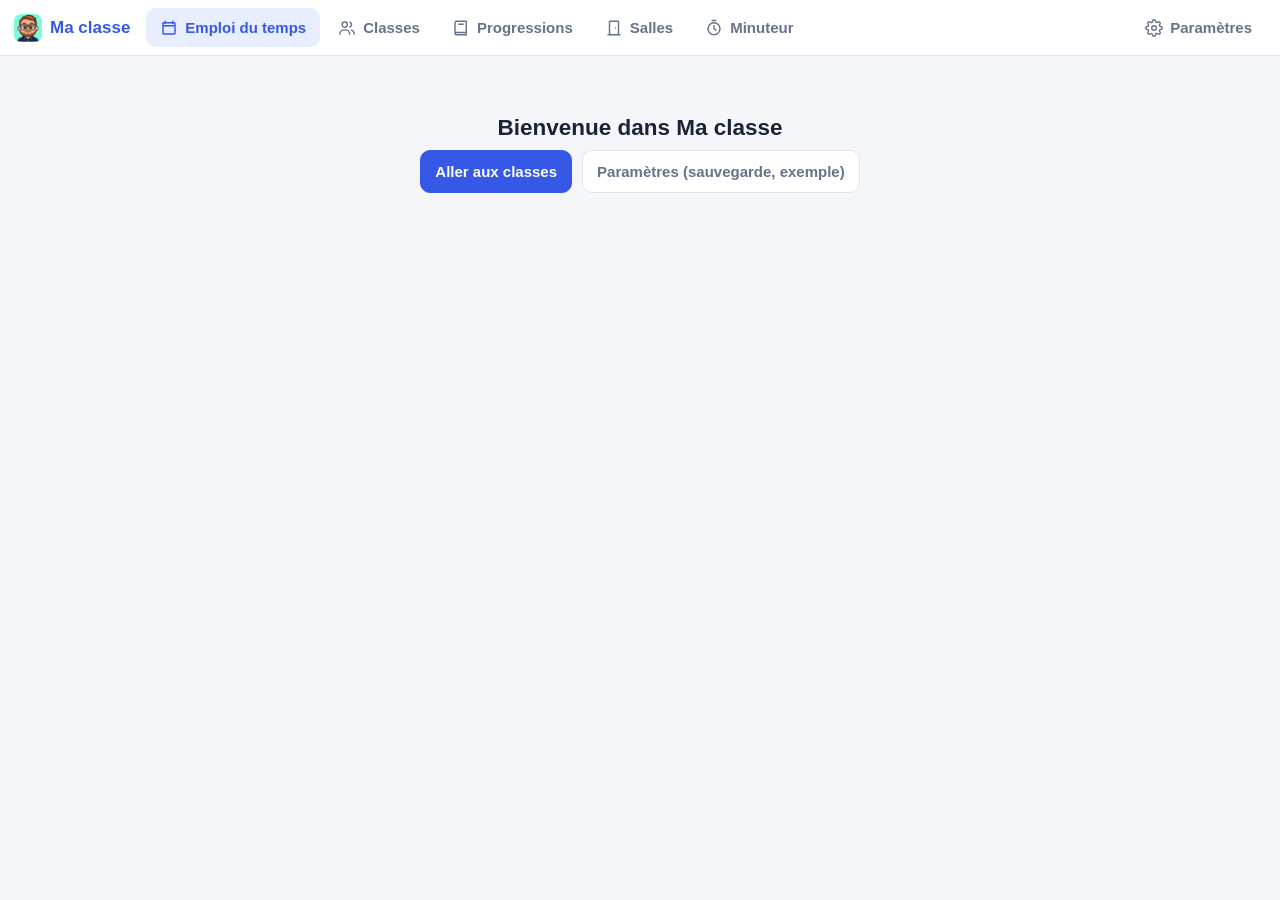
<file: index.html>
<!doctype html>
<html lang="fr">
<head>
<meta charset="utf-8">
<meta name="viewport" content="width=device-width, initial-scale=1, viewport-fit=cover, user-scalable=no">
<meta name="theme-color" content="#3558e6">
<meta name="apple-mobile-web-app-capable" content="yes">
<meta name="mobile-web-app-capable" content="yes">
<meta name="apple-mobile-web-app-status-bar-style" content="default">
<meta name="apple-mobile-web-app-title" content="Ma classe">
<link rel="manifest" href="manifest.webmanifest">
<link rel="icon" href="icons/favicon.png" type="image/png">
<link rel="apple-touch-icon" href="icons/icon-180.png">
<link rel="stylesheet" href="css/style.css">
<title>Ma classe</title>
</head>
<body>
<div id="app"><p style="padding:2rem;font-family:system-ui">Chargement…</p></div>
<script type="module" src="js/app.js"></script>
</body>
</html>
</file>
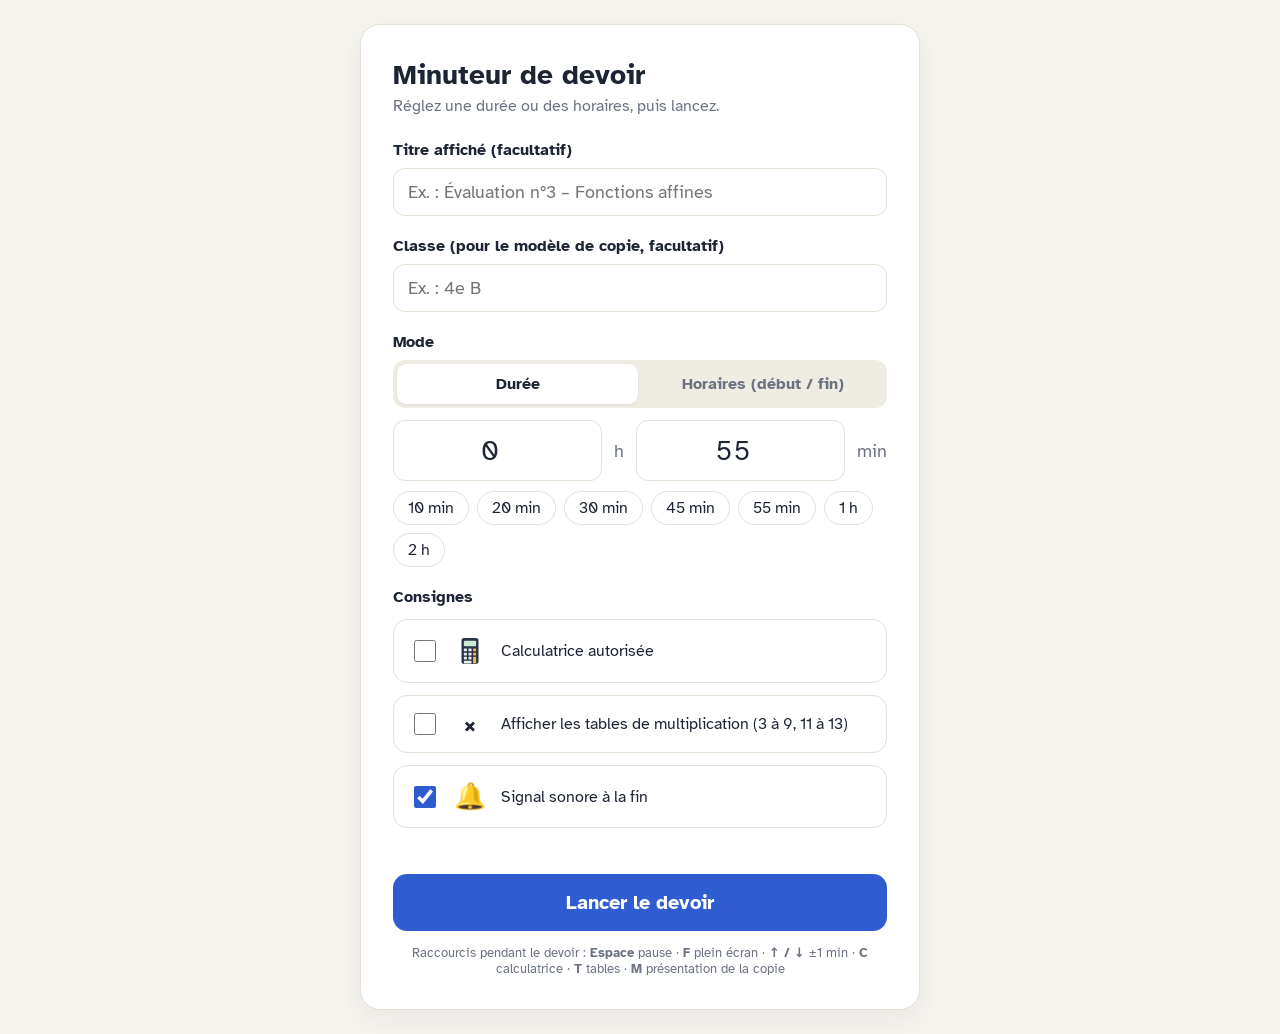
<file: minuteur/index.html>
<!DOCTYPE html>
<html lang="fr">
<head>
<meta charset="utf-8">
<meta name="viewport" content="width=device-width, initial-scale=1, viewport-fit=cover">
<title>Minuteur de devoir</title>
<link rel="preconnect" href="https://fonts.googleapis.com">
<link href="https://fonts.googleapis.com/css2?family=Atkinson+Hyperlegible:wght@400;700&family=Patrick+Hand&display=swap" rel="stylesheet">
<style>
  :root{
    --bg:#f6f4ef; --card:#ffffff; --ink:#1d2433; --muted:#6b7280; --line:#e4e0d6;
    --ok:#1f8a70; --warn:#e08a1e; --bad:#d23c3c; --accent:#2f5dd0;
    --ring:var(--ok); --vh:1vh;
  }
  @supports (height:100dvh){ :root{--vh:1dvh} }
  *{box-sizing:border-box}
  html,body{margin:0;height:100%;background:var(--bg);color:var(--ink);
    font-family:"Atkinson Hyperlegible",system-ui,sans-serif}
  button,input{font:inherit;color:inherit}
  .hidden{display:none !important}

  /* ---------- Réglages ---------- */
  #setup{min-height:100%;display:flex;align-items:center;justify-content:center;padding:24px}
  .card{background:var(--card);border:1px solid var(--line);border-radius:20px;padding:32px;
    width:min(560px,100%);box-shadow:0 10px 30px rgba(29,36,51,.06)}
  .card h1{margin:0 0 4px;font-size:28px}
  .card p.sub{margin:0 0 24px;color:var(--muted)}
  label.f{display:block;font-weight:700;margin:20px 0 8px}
  .txt{width:100%;padding:12px 14px;border:1.5px solid var(--line);border-radius:12px;background:#fff;font-size:18px}
  .txt:focus{outline:none;border-color:var(--accent)}
  .seg{display:grid;grid-template-columns:1fr 1fr;background:#efece4;border-radius:12px;padding:4px;gap:4px}
  .seg button{border:0;background:transparent;padding:10px;border-radius:9px;cursor:pointer;font-weight:700;color:var(--muted)}
  .seg button.on{background:#fff;color:var(--ink);box-shadow:0 1px 3px rgba(0,0,0,.08)}
  .row{display:flex;gap:12px;align-items:center;margin-top:12px}
  #endBox .row .txt{flex:1;min-width:0;font-size:24px;padding:12px 8px}
  .row .txt{font-size:28px;text-align:center;font-variant-numeric:tabular-nums}
  .unit{color:var(--muted);font-size:18px;white-space:nowrap}
  .chips{display:flex;flex-wrap:wrap;gap:8px;margin-top:10px}
  .chips button{border:1.5px solid var(--line);background:#fff;border-radius:999px;padding:6px 14px;cursor:pointer}
  .chips button:hover{border-color:var(--accent)}
  .check{display:flex;align-items:center;gap:14px;padding:14px 16px;border:1.5px solid var(--line);
    border-radius:14px;margin-top:12px;cursor:pointer;user-select:none}
  .check input{width:22px;height:22px;accent-color:var(--accent)}
  .check .mini{width:34px;height:34px;flex:none}
  .err{color:var(--bad);min-height:1.3em;margin-top:8px;font-size:15px}
  .go{width:100%;margin-top:18px;padding:16px;border:0;border-radius:14px;background:var(--accent);color:#fff;
    font-size:20px;font-weight:700;cursor:pointer}
  .go:hover{filter:brightness(1.08)}
  .hint{color:var(--muted);font-size:13px;margin-top:14px;text-align:center}

  /* ---------- Écran du devoir ---------- */
  #exam{position:relative;height:100vh;height:100dvh;overflow:hidden;display:grid;grid-template-rows:auto minmax(0,1fr) auto;
    padding:calc(2.2vh + env(safe-area-inset-top)) calc(3vw + env(safe-area-inset-right))
            calc(2.2vh + env(safe-area-inset-bottom)) calc(3vw + env(safe-area-inset-left))}
  #exam header{text-align:center;font-size:clamp(20px,3.6vh,44px);font-weight:700;min-height:1em}
  .stage{--s:min(calc(var(--vh)*100 - 220px),56vw);display:flex;align-items:center;justify-content:center;gap:3vw;min-height:0;overflow:hidden}
  .main{display:flex;align-items:center;justify-content:center;gap:5vw}
  .ringwrap{width:var(--s);height:var(--s);position:relative;flex:none}
  .ringwrap svg{width:100%;height:100%;transform:rotate(-90deg)}
  .track{fill:none;stroke:#e6e2d8;stroke-width:7}
  .prog{fill:none;stroke:var(--ring);stroke-width:7;stroke-linecap:round;transition:stroke .6s, stroke-dashoffset .25s linear}
  .center{position:absolute;inset:0;display:flex;flex-direction:column;align-items:center;justify-content:center;text-align:center}
  #digits{font-weight:700;font-variant-numeric:tabular-nums;letter-spacing:-.02em;line-height:1;
    font-size:calc(var(--s) * .21);color:var(--ink)}
  #digits.long{font-size:calc(var(--s) * .155)}
  #state{margin-top:calc(var(--s) * .03);font-size:calc(var(--s) * .05);max-width:80%;color:var(--muted);min-height:1.2em}

  .side{display:flex;flex-direction:column;gap:2.5vh;align-items:stretch;width:min(30vw,380px)}
  .calc{background:var(--card);border:3px solid var(--ok);border-radius:24px;padding:2.4vh 1.5vw;
    display:flex;flex-direction:column;align-items:center;gap:1.2vh;cursor:pointer;user-select:none;transition:border-color .3s}
  .calc.no{border-color:var(--bad)}
  .calc svg{width:min(19vh,15vw);height:min(19vh,15vw)}
  .calc .lbl{font-size:clamp(16px,3vh,34px);font-weight:700;text-align:center;line-height:1.15}
  .calc.yes .lbl{color:var(--ok)} .calc.no .lbl{color:var(--bad)}
  .info{background:var(--card);border:1px solid var(--line);border-radius:20px;padding:2vh 1.5vw;text-align:center}
  .info .k{color:var(--muted);font-size:clamp(13px,2vh,22px)}
  .info .v{font-size:clamp(22px,4.6vh,56px);font-weight:700;font-variant-numeric:tabular-nums}

  .bar{display:flex;justify-content:center;flex-wrap:wrap;gap:10px;padding-top:1.5vh;transition:opacity .4s}
  .bar button{border:1.5px solid var(--line);background:var(--card);border-radius:12px;padding:10px 16px;
    font-size:17px;font-weight:700;cursor:pointer;min-width:58px}
  .bar button:hover{border-color:var(--accent)}
  .bar .sep{width:1px;background:var(--line);margin:0 6px}
  .bar .primary{background:var(--accent);color:#fff;border-color:var(--accent)}
  .bar .minus{color:var(--bad)} .bar .plus{color:var(--ok)}
  .bar .danger.armed{background:var(--bad);color:#fff;border-color:var(--bad)}
  body.idle .bar{opacity:0;pointer-events:none}
  body.idle{cursor:none}

  .toast{position:fixed;left:50%;bottom:90px;transform:translateX(-50%);background:var(--ink);color:#fff;
    padding:10px 18px;border-radius:999px;font-size:16px;opacity:0;transition:opacity .3s;pointer-events:none;z-index:9}
  .toast.show{opacity:1}

  body.over #digits{color:var(--bad);animation:pulse 1.4s ease-in-out infinite}
  @keyframes pulse{50%{opacity:.35}}

  @media (max-aspect-ratio: 1/1){
    .stage{--s:min(calc(var(--vh)*55 - 120px),86vw);flex-direction:column;gap:3vh}
    .main{flex-direction:column;gap:3vh}
    .side{flex-direction:row;align-items:flex-start;width:min(90vw,700px)}
    .side > *{flex:1}
    .calc svg{width:min(11vh,15vw);height:min(11vh,15vw)}
  }

  /* ----- Tables de multiplication ----- */
  #tables{display:none}
  body.tables #tables{display:grid;grid-template-columns:repeat(5,minmax(0,1fr));gap:calc(var(--vh)*1.2) .8vw;
    --tf:clamp(11px,min(calc(var(--vh)*2.8),1.25vw),30px);flex:1;min-width:0;align-content:center}
  .tb{background:var(--card);border:1px solid var(--line);border-radius:14px;padding:.55em .4em .6em;font-size:var(--tf)}
  .tb h3{margin:0 0 .3em;text-align:center;font-size:1.05em;color:var(--accent)}
  .tbg{display:grid;grid-template-columns:repeat(5,auto);justify-content:center;column-gap:.35em;line-height:1.25;
    font-variant-numeric:tabular-nums}
  .tbg span:nth-child(5n+1),.tbg span:nth-child(5n+3),.tbg b{text-align:right}
  .tbg span:nth-child(5n+2),.tbg span:nth-child(5n+4){color:var(--muted)}
  .tbg b{font-weight:700}
  .tbg .gap{padding-top:.4em}
  body.tables .stage{--s:min(calc(var(--vh)*100 - 430px),30vw);justify-content:space-between}
  body.tables .main{flex-direction:column;gap:calc(var(--vh)*2.5);flex:none}
  body.tables .side{flex-direction:row;align-items:stretch;width:max(var(--s),30vw);gap:1vw}
  body.tables .side > *{flex:1}
  body.tables .calc{padding:calc(var(--vh)*1.4) .6vw;gap:calc(var(--vh)*.6);border-radius:18px}
  body.tables .calc svg{width:min(calc(var(--vh)*9),6vw);height:min(calc(var(--vh)*9),6vw)}
  body.tables .calc .lbl{font-size:clamp(12px,calc(var(--vh)*2),22px)}
  body.tables .info{display:flex;flex-direction:column;justify-content:center;padding:calc(var(--vh)*1.2) .6vw;border-radius:18px}
  body.tables .info .v{font-size:clamp(14px,min(calc(var(--vh)*3.4),2.1vw),40px);white-space:nowrap}
  @media (max-aspect-ratio: 1/1){
    body.tables .stage{--s:min(calc(var(--vh)*24 - 30px),60vw);justify-content:safe center;gap:calc(var(--vh)*1.6)}
    body.tables .main{gap:calc(var(--vh)*1.6)}
    body.tables .side{width:min(90vw,700px)}
    body.tables .calc svg{width:calc(var(--vh)*5);height:calc(var(--vh)*5)}
    body.tables .info .v{font-size:clamp(16px,calc(var(--vh)*2.6),34px)}
    body.tables #tables{flex:none;width:100%;--tf:clamp(10px,min(calc(var(--vh)*1.22),2.3vw),22px)}
    .bar{gap:6px} .bar .sep{margin:0 2px}
    .bar button{padding:10px 9px;min-width:42px;font-size:16px}
    .bar{gap:5px}
  }
  .bar button.on{background:#e8eefc;border-color:var(--accent)}

  /* Sur écran tactile : boutons plus grands, masquage moins rapide */
  @media (pointer: coarse){ .bar button{padding:12px 18px;font-size:19px} }

  /* ----- Modèle de copie (papier Seyès) ----- */
  #copie{display:none}
  body.copie #copie{display:block;position:absolute;inset:0;z-index:0;pointer-events:none;background-color:#fff;
    background-image:linear-gradient(90deg, rgba(170,100,200,.62) 1px, transparent 1px),
                     linear-gradient(#fff, #fff),
                     linear-gradient(rgba(170,100,200,.62) 1px, transparent 1px),
                     linear-gradient(rgba(95,150,215,.42) 1px, transparent 1px);
    background-size:var(--u) var(--u), 100% calc(var(--u) * 2.25 - 1px), 100% var(--u), 100% calc(var(--u) / 4);
    background-repeat:repeat, no-repeat, repeat, repeat;
    background-position:calc(var(--u) * 5) 0, 0 0, 0 0, 0 0}
  body.copie #exam > header, body.copie #exam > .stage, body.copie #exam > .bar{position:relative;z-index:1}
  body.copie #exam{--u:min(calc(var(--vh) * 100 / 21), 3.3vw);--cw:100vw}
  body.copie #hTitle{visibility:hidden}
  #copie .trou{position:absolute;left:calc(var(--u) * 1.28);width:calc(var(--u) * .5);height:calc(var(--u) * .5);
    transform:translate(-50%,-50%);border-radius:calc(var(--u) * .25);background:#e6e8ed;
    box-shadow:inset calc(var(--u) * -.1) calc(var(--u) * .07) calc(var(--u) * .03) rgba(120,124,140,.3), 0 0 0 1px rgba(120,124,140,.12)}
  #copie .trou.o{width:calc(var(--u) * .55);height:calc(var(--u) * 1.22);border-radius:calc(var(--u) * .275)}
  #copie .marge{position:absolute;top:0;bottom:0;left:calc(var(--u) * 5);width:2px;background:#e25a5a}
  #copie .bleu{position:absolute;left:0;width:var(--cw);height:2px;background:#2a6fc0}
  #copie .t{position:absolute;font-family:"Patrick Hand",cursive;font-weight:400;color:#1f5fae;
    font-size:calc(var(--u) * .8);line-height:1;white-space:nowrap;margin-top:-.86em}
  #copie .c{left:0;width:var(--cw);text-align:center}
  #copie .ex{text-decoration:underline;text-decoration-thickness:1.5px;text-underline-offset:.28em}
  #copie .num{text-align:right;width:calc(var(--u) * 1.2);left:calc(var(--u) * 3.6)}
  body.copie .stage{--s:min(calc(var(--vh) * 100 - var(--u) * 4 - 230px), 30vw);justify-content:flex-end;align-items:flex-end}
  body.copie .main{flex-direction:column;gap:calc(var(--vh) * 2.5);flex:none;width:32vw}
  body.copie .ringwrap{background:radial-gradient(circle closest-side, #fff 90%, transparent 90%)}
  body.copie .side{flex-direction:row;align-items:stretch;width:32vw;gap:1vw}
  body.copie .side > *{flex:1;box-shadow:0 2px 10px rgba(29,36,51,.08)}
  body.copie .calc{padding:calc(var(--vh) * 1.4) .5vw;gap:calc(var(--vh) * .6);border-radius:18px}
  body.copie .calc svg{width:min(calc(var(--vh) * 8),5vw);height:min(calc(var(--vh) * 8),5vw)}
  body.copie .calc .lbl{font-size:clamp(12px,min(calc(var(--vh) * 1.9),1.15vw),22px)}
  body.copie .info{display:flex;flex-direction:column;justify-content:center;padding:calc(var(--vh) * 1.2) .4vw;border-radius:18px}
  body.copie .info .v{font-size:clamp(14px,min(calc(var(--vh) * 3.2),1.8vw),38px);white-space:nowrap}
  body.copie .bar button{box-shadow:0 2px 8px rgba(29,36,51,.08)}
  @media (max-aspect-ratio: 1/1){
    body.copie #exam{--u:3.6vw;--cw:100vw}
    body.copie .stage{--s:min(calc(var(--vh) * 100 - var(--u) * 19 - 190px), 42vw);align-items:center;justify-content:flex-end}
    body.copie .main{flex-direction:row;width:auto;gap:4vw}
    body.copie .side{flex-direction:column;width:40vw;gap:calc(var(--vh) * 1.2)}
    body.copie .calc svg{width:calc(var(--vh) * 6);height:calc(var(--vh) * 6)}
    body.copie .calc .lbl{font-size:clamp(13px,calc(var(--vh) * 1.8),22px)}
    body.copie .info .v{font-size:clamp(16px,calc(var(--vh) * 2.6),34px)}
  }
</style>
</head>
<body>

<!-- ======== RÉGLAGES ======== -->
<section id="setup">
  <div class="card">
    <h1>Minuteur de devoir</h1>
    <p class="sub">Réglez une durée ou des horaires, puis lancez.</p>

    <label class="f" for="title">Titre affiché (facultatif)</label>
    <input id="title" class="txt" type="text" placeholder="Ex. : Évaluation n°3 – Fonctions affines">

    <label class="f" for="classe">Classe (pour le modèle de copie, facultatif)</label>
    <input id="classe" class="txt" type="text" placeholder="Ex. : 4e B">

    <label class="f">Mode</label>
    <div class="seg" role="tablist">
      <button id="mDur" class="on" type="button">Durée</button>
      <button id="mEnd" type="button">Horaires (début / fin)</button>
    </div>

    <div id="durBox">
      <div class="row">
        <input id="durH" class="txt" type="number" min="0" max="9" value="0" aria-label="Heures"><span class="unit">h</span>
        <input id="durM" class="txt" type="number" min="0" max="59" value="55" aria-label="Minutes"><span class="unit">min</span>
      </div>
      <div class="chips" id="presets">
        <button type="button" data-m="10">10 min</button>
        <button type="button" data-m="20">20 min</button>
        <button type="button" data-m="30">30 min</button>
        <button type="button" data-m="45">45 min</button>
        <button type="button" data-m="55">55 min</button>
        <button type="button" data-m="60">1 h</button>
        <button type="button" data-m="120">2 h</button>
      </div>
    </div>
    <div id="endBox" class="hidden">
      <div class="row">
        <span class="unit">Début</span><input id="startT" class="txt" type="time" aria-label="Heure de début (facultatif)">
        <span class="unit">Fin</span><input id="endT" class="txt" type="time" aria-label="Heure de fin">
      </div>
      <div class="hint" style="text-align:left;margin-top:8px">Début facultatif : laissé vide, le minuteur démarre tout de suite. S'il est renseigné, le minuteur attend l'heure de début puis démarre seul, et l'anneau représente toute la durée de l'épreuve.</div>
    </div>

    <label class="f">Consignes</label>
    <label class="check">
      <input id="calcOk" type="checkbox">
      <svg class="mini" viewBox="0 0 100 100" aria-hidden="true"><use href="#calcIcon"/></svg>
      <span>Calculatrice autorisée</span>
    </label>
    <label class="check">
      <input id="tablesOk" type="checkbox">
      <span style="font-size:22px;width:34px;text-align:center;font-weight:700">×</span>
      <span>Afficher les tables de multiplication (3 à 9, 11 à 13)</span>
    </label>
    <label class="check">
      <input id="soundOk" type="checkbox" checked>
      <span style="font-size:26px;width:34px;text-align:center">🔔</span>
      <span>Signal sonore à la fin</span>
    </label>

    <div class="err" id="err"></div>
    <button class="go" id="start" type="button">Lancer le devoir</button>
    <div class="hint">Raccourcis pendant le devoir : <b>Espace</b> pause · <b>F</b> plein écran · <b>↑ / ↓</b> ±1 min · <b>C</b> calculatrice · <b>T</b> tables · <b>M</b> présentation de la copie</div>
  </div>
</section>

<!-- ======== DEVOIR ======== -->
<section id="exam" class="hidden">
  <div id="copie" aria-hidden="true">
    <div class="marge"></div>
    <div class="trou r" style="top:calc(var(--u) * 2.06)"></div>
    <div class="trou o" style="top:calc(var(--u) * 3.79)"></div>
    <div class="trou r" style="top:calc(var(--u) * 10.64)"></div>
    <div class="trou o" style="top:calc(var(--u) * 12.39)"></div>
    <div class="trou r" style="top:calc(var(--u) * 17.01)"></div>
    <div class="trou o" style="top:calc(var(--u) * 21.63)"></div>
    <div class="trou r" style="top:calc(var(--u) * 23.38)"></div>
    <div class="trou o" style="top:calc(var(--u) * 30.24)"></div>
    <div class="trou r" style="top:calc(var(--u) * 31.99)"></div>
    <div class="bleu" style="top:calc(var(--u) * 7)"></div>
    <div class="bleu" style="top:calc(var(--u) * 12)"></div>
    <div class="t" style="top:calc(var(--u) * 3);left:calc(var(--u) * 1.75)">Nom Prénom</div>
    <div class="t" id="cpClasse" style="top:calc(var(--u) * 4);left:calc(var(--u) * 1.75)">Classe</div>
    <div class="t" id="cpDate" style="top:calc(var(--u) * 3);right:calc(100% - var(--cw) + var(--u) * .4)">Date</div>
    <div class="t c" style="top:calc(var(--u) * 5)">Mathématiques</div>
    <div class="t c" id="cpTitre" style="top:calc(var(--u) * 6)"></div>
    <div class="t ex" style="top:calc(var(--u) * 13);left:calc(var(--u) * 5 + 4px)">Exercice 1</div>
    <div class="t num" style="top:calc(var(--u) * 15)">1.</div>
    <div class="t num" style="top:calc(var(--u) * 16)">2.</div>
    <div class="t num" style="top:calc(var(--u) * 17)">3.</div>
  </div>
  <header id="hTitle"></header>

  <div class="stage">
   <div class="main">
    <div class="ringwrap">
      <svg viewBox="0 0 100 100">
        <circle class="track" cx="50" cy="50" r="45"/>
        <circle class="prog" id="prog" cx="50" cy="50" r="45"/>
      </svg>
      <div class="center">
        <div id="digits">00:00</div>
        <div id="state"></div>
      </div>
    </div>

    <div class="side">
      <div class="calc" id="calcCard" title="Cliquer pour changer">
        <svg viewBox="0 0 100 100" aria-hidden="true">
          <use href="#calcIcon"/>
          <g id="noMark">
            <circle cx="50" cy="50" r="44" fill="none" stroke="#d23c3c" stroke-width="8"/>
            <line x1="19" y1="81" x2="81" y2="19" stroke="#d23c3c" stroke-width="8" stroke-linecap="round"/>
          </g>
          <g id="yesMark">
            <circle cx="80" cy="80" r="17" fill="#1f8a70"/>
            <path d="M71 80l6 6 12-13" fill="none" stroke="#fff" stroke-width="5" stroke-linecap="round" stroke-linejoin="round"/>
          </g>
        </svg>
        <div class="lbl" id="calcLbl"></div>
      </div>
      <div class="info">
        <div class="k">Fin prévue</div>
        <div class="v" id="endShow">—</div>
      </div>
      <div class="info">
        <div class="k">Il est</div>
        <div class="v" id="nowShow">—</div>
      </div>
    </div>
   </div>
   <div id="tables" aria-label="Tables de multiplication"></div>
  </div>

  <div class="bar" id="bar">
    <button id="bPause" class="primary" type="button">Pause</button>
    <span class="sep"></span>
    <button class="minus" data-d="-5" type="button">−5</button>
    <button class="minus" data-d="-1" type="button">−1</button>
    <button class="plus"  data-d="1"  type="button">+1</button>
    <button class="plus"  data-d="5"  type="button">+5</button>
    <span class="sep"></span>
    <button id="bTables" type="button">× Tables</button>
    <button id="bCopie" type="button">✎ Présentation</button>
    <button id="bFs" type="button">⛶ Plein écran</button>
    <button id="bReset" class="danger" type="button">Terminer</button>
  </div>
</section>

<div class="toast" id="toast"></div>

<!-- Pictogramme calculatrice -->
<svg width="0" height="0" style="position:absolute">
  <symbol id="calcIcon" viewBox="0 0 100 100">
    <rect x="25" y="12" width="50" height="76" rx="8" fill="#2b3446"/>
    <rect x="32" y="20" width="36" height="16" rx="3" fill="#cfe8d8"/>
    <g fill="#e9ecf2">
      <rect x="32" y="43" width="9" height="8" rx="2"/><rect x="45.5" y="43" width="9" height="8" rx="2"/><rect x="59" y="43" width="9" height="8" rx="2" fill="#f2b84b"/>
      <rect x="32" y="55" width="9" height="8" rx="2"/><rect x="45.5" y="55" width="9" height="8" rx="2"/><rect x="59" y="55" width="9" height="8" rx="2" fill="#f2b84b"/>
      <rect x="32" y="67" width="9" height="8" rx="2"/><rect x="45.5" y="67" width="9" height="8" rx="2"/><rect x="59" y="67" width="9" height="20" rx="2" fill="#f2b84b"/>
      <rect x="32" y="79" width="22.5" height="8" rx="2"/>
    </g>
  </symbol>
</svg>

<script>
(() => {
  const $ = id => document.getElementById(id);
  const MIN = 60000;
  const CIRC = 2 * Math.PI * 45;
  const prog = $('prog');
  prog.style.strokeDasharray = CIRC;

  let mode = 'dur';          // 'dur' | 'end'
  let endAt = null;          // timestamp de fin (si en cours)
  let startAt = null;        // timestamp de début programmé (si en attente)
  let pausedLeft = null;     // ms restants (si en pause)
  let total = 0;             // durée totale de référence pour l'anneau
  let calc = false, tables = false, copie = false, sound = true, rang = false, timer = null;
  let audioCtx = null, wakeLock = null;

  /* ----- préférences locales ----- */
  const store = {
    get(){ try { return JSON.parse(localStorage.getItem('minuteurDevoir') || '{}'); } catch(e){ return {}; } },
    set(o){ try { localStorage.setItem('minuteurDevoir', JSON.stringify(o)); } catch(e){} }
  };
  const saved = store.get();
  if (saved.title) $('title').value = saved.title;
  if (saved.h != null) $('durH').value = saved.h;
  if (saved.m != null) $('durM').value = saved.m;
  if (saved.calc != null) $('calcOk').checked = saved.calc;
  if (saved.sound != null) $('soundOk').checked = saved.sound;
  if (saved.tables != null) $('tablesOk').checked = saved.tables;
  if (saved.classe) $('classe').value = saved.classe;

  // heure de fin par défaut : maintenant + 55 min, arrondie à 5 min
  (() => { const d = new Date(Date.now() + 55*MIN); d.setMinutes(Math.ceil(d.getMinutes()/5)*5);
    $('endT').value = pad(d.getHours()) + ':' + pad(d.getMinutes()); })();

  function pad(n){ return String(n).padStart(2,'0'); }
  function hhmm(ts){ const d = new Date(ts); return d.getHours() + ' h ' + pad(d.getMinutes()); }
  function fmt(ms){
    const s = Math.max(0, Math.ceil(ms/1000));
    const h = Math.floor(s/3600), m = Math.floor(s%3600/60), x = s%60;
    return h ? h + ':' + pad(m) + ':' + pad(x) : pad(m) + ':' + pad(x);
  }
  function toast(msg){ const t = $('toast'); t.textContent = msg; t.classList.add('show');
    clearTimeout(toast.t); toast.t = setTimeout(() => t.classList.remove('show'), 2200); }

  /* ----- mode ----- */
  function setMode(m){
    mode = m;
    $('mDur').classList.toggle('on', m==='dur'); $('mEnd').classList.toggle('on', m==='end');
    $('durBox').classList.toggle('hidden', m!=='dur'); $('endBox').classList.toggle('hidden', m!=='end');
    $('err').textContent = '';
  }
  $('mDur').onclick = () => setMode('dur');
  $('mEnd').onclick = () => setMode('end');
  $('presets').onclick = e => {
    const m = +e.target.dataset.m; if (!m) return;
    $('durH').value = Math.floor(m/60); $('durM').value = m%60;
  };

  /* ----- lancement ----- */
  $('start').onclick = () => {
    let ms, st = null, et = null;
    if (mode === 'dur'){
      const h = parseInt($('durH').value,10) || 0, m = parseInt($('durM').value,10) || 0;
      ms = (h*60 + m) * MIN;
      if (ms <= 0){ $('err').textContent = 'Indiquez une durée supérieure à 0.'; return; }
    } else {
      const v = $('endT').value;
      if (!v){ $('err').textContent = 'Indiquez une heure de fin.'; return; }
      const at = t => { const [h,m] = t.split(':').map(Number); const d = new Date(); d.setHours(h, m, 0, 0); return d.getTime(); };
      const e = at(v);
      if (e <= Date.now()){ $('err').textContent = "L'heure de fin est déjà passée."; return; }
      const sv = $('startT').value;
      if (sv){
        st = at(sv);
        if (st >= e){ $('err').textContent = "L'heure de début doit précéder l'heure de fin."; return; }
      }
      et = e; ms = e - Date.now();
    }
    calc = $('calcOk').checked; sound = $('soundOk').checked; tables = $('tablesOk').checked;
    store.set({ title:$('title').value, h:$('durH').value, m:$('durM').value, calc, sound, tables, classe:$('classe').value });

    endAt = et != null ? et : Date.now() + ms; pausedLeft = null; rang = false;
    startAt = st;                          // peut être passé (devoir déjà commencé) ou futur (attente)
    total = st != null ? endAt - st : ms;
    if (startAt != null && startAt <= Date.now()) startAt = null;
    $('bPause').textContent = startAt ? 'Démarrer maintenant' : 'Pause';
    $('hTitle').textContent = $('title').value.trim();
    copie = false;
    renderCalc(); renderTables(); renderCopie();
    $('setup').classList.add('hidden'); $('exam').classList.remove('hidden');
    document.body.classList.remove('over');
    if (sound) { try { audioCtx = audioCtx || new (window.AudioContext||window.webkitAudioContext)(); audioCtx.resume(); } catch(e){} }
    requestWake();
    clearInterval(timer); timer = setInterval(tick, 250); tick();
    armIdle();
  };

  /* ----- boucle ----- */
  function left(){ return pausedLeft != null ? pausedLeft : endAt - Date.now(); }
  function waiting(){ return startAt != null && Date.now() < startAt; }
  function tick(){
    if (startAt != null && !waiting()){          // l'heure de début est atteinte
      startAt = null; $('bPause').textContent = 'Pause'; if (sound) ring(1);
    }
    const w = waiting();
    const l = w ? endAt - startAt : left(), shown = Math.max(0,l);
    const d = $('digits'); d.textContent = fmt(shown);
    d.classList.toggle('long', shown >= 3600000);
    const frac = total > 0 ? Math.min(1, shown/total) : 0;
    prog.style.strokeDashoffset = CIRC * (1 - frac);

    const warn = Math.min(10*MIN, total*0.25), bad = Math.min(2*MIN, total*0.10);
    const col = shown <= bad ? 'var(--bad)' : shown <= warn ? 'var(--warn)' : 'var(--ok)';
    document.documentElement.style.setProperty('--ring', col);

    const over = !w && l <= 0;
    document.body.classList.toggle('over', over);
    $('state').textContent = w ? 'Début à ' + hhmm(startAt) + ' (dans ' + fmt(startAt - Date.now()) + ')'
      : over ? 'Temps écoulé' : pausedLeft != null ? 'En pause' : '';
    $('endShow').textContent = pausedLeft != null ? '(en pause)' : hhmm(endAt);
    $('nowShow').textContent = hhmm(Date.now());

    if (over && !rang){ rang = true; if (sound) ring(); }
    if (!over) rang = false;
  }

  /* ----- commandes ----- */
  function togglePause(){
    if (waiting()){                               // démarrer avant l'heure prévue, fin inchangée
      startAt = null; total = endAt - Date.now(); $('bPause').textContent = 'Pause'; tick(); return;
    }
    if (pausedLeft == null){ pausedLeft = Math.max(0, endAt - Date.now()); $('bPause').textContent = 'Reprendre'; }
    else { endAt = Date.now() + pausedLeft; pausedLeft = null; $('bPause').textContent = 'Pause'; }
    tick();
  }
  function addMin(n){
    const delta = n*MIN;
    if (waiting()){                               // avant le début : on allonge / raccourcit l'épreuve
      endAt = Math.max(startAt + MIN, endAt + delta); total = endAt - startAt;
      toast((n>0?'+':'−') + Math.abs(n) + ' min'); tick(); return;
    }
    const cur = left();
    const nl = Math.max(0, cur + delta);
    const applied = nl - Math.max(0,cur);
    if (pausedLeft != null) pausedLeft = nl; else endAt = Date.now() + nl;
    total = Math.max(total + applied, nl, 1);
    toast((n>0?'+':'−') + Math.abs(n) + ' min');
    tick();
  }
  $('bPause').onclick = togglePause;
  document.querySelectorAll('.bar [data-d]').forEach(b => b.onclick = () => addMin(+b.dataset.d));

  function renderCalc(){
    const c = $('calcCard');
    c.classList.toggle('yes', calc); c.classList.toggle('no', !calc);
    $('noMark').style.display = calc ? 'none' : '';
    $('yesMark').style.display = calc ? '' : 'none';
    $('calcLbl').textContent = calc ? 'Calculatrice autorisée' : 'Calculatrice interdite';
  }
  $('calcCard').onclick = () => { calc = !calc; renderCalc(); };

  // Tables de multiplication
  (() => {
    const t = [3,4,5,6,7,8,9,11,12,13];
    $('tables').innerHTML = t.map(n => {
      let g = '';
      for (const k of [3,4,5,6,7,8,9,11,12,13]) { const c = k === 11 ? ' class="gap"' : ''; g += `<span${c}>${n}</span><span${c}>×</span><span${c}>${k}</span><span${c}>=</span><b${c}>${n*k}</b>`; }
      return `<div class="tb"><h3>Table de ${n}</h3><div class="tbg">${g}</div></div>`;
    }).join('');
  })();
  function renderCopie(){
    if (copie && tables){ tables = false; renderTables(); }
    document.body.classList.toggle('copie', copie);
    $('bCopie').classList.toggle('on', copie);
    if (!copie) return;
    $('cpDate').textContent = new Date().toLocaleDateString('fr-FR', { day:'2-digit', month:'2-digit', year:'2-digit' });
    $('cpClasse').textContent = $('classe').value.trim() || 'Classe';
    $('cpTitre').textContent = $('title').value.trim();
  }
  $('bCopie').onclick = () => { copie = !copie; renderCopie(); };
  function renderTables(){
    if (tables && copie){ copie = false; renderCopie(); }
    document.body.classList.toggle('tables', tables);
    $('bTables').classList.toggle('on', tables);
  }
  $('bTables').onclick = () => { tables = !tables; renderTables(); };

  // Terminer : double confirmation sans boîte de dialogue
  $('bReset').onclick = () => {
    const b = $('bReset');
    if (!b.classList.contains('armed')){
      b.classList.add('armed'); b.textContent = 'Confirmer ?';
      clearTimeout(b.t); b.t = setTimeout(() => { b.classList.remove('armed'); b.textContent = 'Terminer'; }, 3000);
      return;
    }
    b.classList.remove('armed'); b.textContent = 'Terminer';
    clearInterval(timer); endAt = null; startAt = null; pausedLeft = null; $('bPause').textContent = 'Pause';
    document.body.classList.remove('over','idle','tables','copie'); copie = false;
    $('exam').classList.add('hidden'); $('setup').classList.remove('hidden');
    exitFs(); releaseWake();
  };

  /* ----- plein écran ----- */
  function isFs(){ return document.fullscreenElement || document.webkitFullscreenElement; }
  function exitFs(){ try { if (isFs()) (document.exitFullscreen || document.webkitExitFullscreen).call(document); } catch(e){} }
  $('bFs').onclick = toggleFs;
  function toggleFs(){
    if (isFs()) { exitFs(); return; }
    const el = document.documentElement;
    const req = el.requestFullscreen || el.webkitRequestFullscreen;
    try {
      const p = req && req.call(el);
      if (p && p.catch) p.catch(() => toast('Plein écran refusé ici : ouvrez la page dans son propre onglet'));
      if (!req) toast('Plein écran non disponible : utilisez F11');
    } catch(e){ toast('Plein écran non disponible : utilisez F11'); }
  }
  const fsLabel = () => $('bFs').textContent = isFs() ? '⛶ Quitter' : '⛶ Plein écran';
  document.addEventListener('fullscreenchange', fsLabel);
  document.addEventListener('webkitfullscreenchange', fsLabel);

  /* ----- masquage auto des boutons ----- */
  let idleT;
  function armIdle(){
    document.body.classList.remove('idle');
    clearTimeout(idleT);
    idleT = setTimeout(() => { if (!$('exam').classList.contains('hidden')) document.body.classList.add('idle'); }, matchMedia('(pointer: coarse)').matches ? 8000 : 4000);
  }
  ['mousemove','mousedown','touchstart','keydown'].forEach(ev => document.addEventListener(ev, armIdle, {passive:true}));

  /* ----- clavier ----- */
  document.addEventListener('keydown', e => {
    if ($('exam').classList.contains('hidden')) {
      if (e.key === 'Enter' && e.target.tagName !== 'BUTTON') $('start').click();
      return;
    }
    if (e.code === 'Space'){ e.preventDefault(); togglePause(); }
    else if (e.key === 'f' || e.key === 'F') toggleFs();
    else if (e.key === 'ArrowUp' || e.key === '+'){ e.preventDefault(); addMin(1); }
    else if (e.key === 'ArrowDown' || e.key === '-'){ e.preventDefault(); addMin(-1); }
    else if (e.key === 'c' || e.key === 'C'){ calc = !calc; renderCalc(); }
    else if (e.key === 't' || e.key === 'T'){ tables = !tables; renderTables(); }
    else if (e.key === 'm' || e.key === 'M'){ copie = !copie; renderCopie(); }
  });

  /* ----- son ----- */
  function ring(count = 3){
    if (!audioCtx) return;
    try {
      const t0 = audioCtx.currentTime;
      [0, .45, .9].slice(0, count).forEach(dt => {
        const o = audioCtx.createOscillator(), g = audioCtx.createGain();
        o.type = 'sine'; o.frequency.value = 880;
        g.gain.setValueAtTime(0, t0+dt);
        g.gain.linearRampToValueAtTime(.35, t0+dt+.03);
        g.gain.exponentialRampToValueAtTime(.001, t0+dt+.4);
        o.connect(g).connect(audioCtx.destination); o.start(t0+dt); o.stop(t0+dt+.42);
      });
    } catch(e){}
  }

  /* ----- écran toujours allumé (si le navigateur le permet) ----- */
  async function requestWake(){ try { if ('wakeLock' in navigator) wakeLock = await navigator.wakeLock.request('screen'); } catch(e){} }
  function releaseWake(){ try { wakeLock && wakeLock.release(); wakeLock = null; } catch(e){} }
  document.addEventListener('visibilitychange', () => { if (document.visibilityState === 'visible' && endAt) requestWake(); });

  renderCalc();
})();
</script>
</body>
</html>
</file>
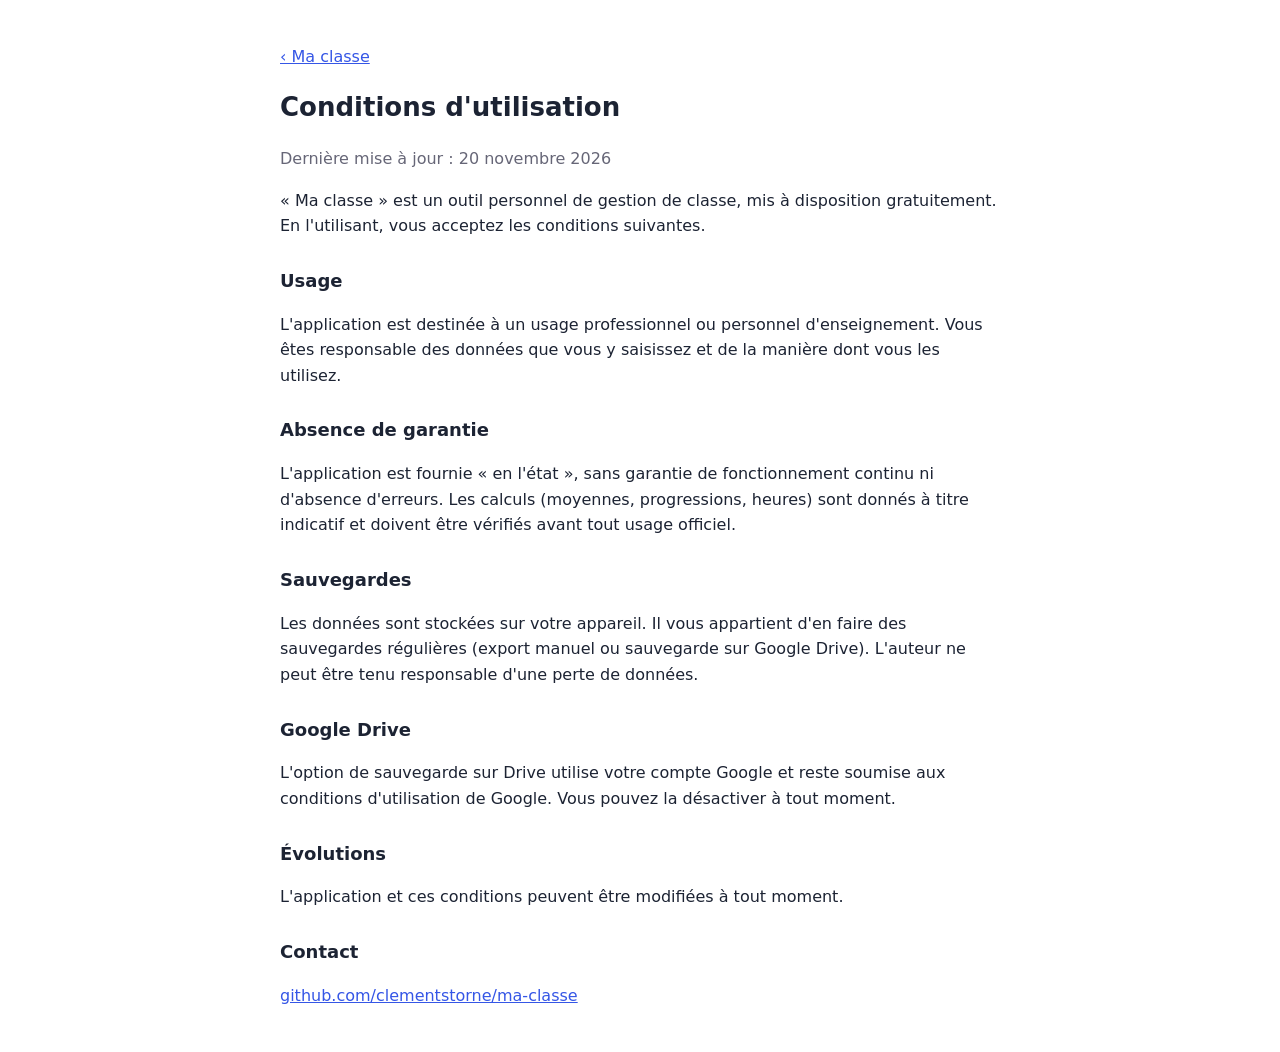
<file: conditions.html>
<!doctype html>
<html lang="fr"><head><meta charset="utf-8"><meta name="viewport" content="width=device-width,initial-scale=1">
<title>Conditions d'utilisation – Ma classe</title>
<style>body{font:16px/1.6 -apple-system,system-ui,sans-serif;max-width:720px;margin:0 auto;padding:28px 20px;color:#1c2333}h1{font-size:26px}h2{font-size:18px;margin-top:28px}a{color:#3556e6}.m{color:#667}</style></head><body>
<p><a href="./">‹ Ma classe</a></p>
<h1>Conditions d'utilisation</h1><p class="m">Dernière mise à jour : 20 novembre 2026</p>

<p>« Ma classe » est un outil personnel de gestion de classe, mis à disposition gratuitement. En l'utilisant, vous acceptez les conditions suivantes.</p>
<h2>Usage</h2>
<p>L'application est destinée à un usage professionnel ou personnel d'enseignement. Vous êtes responsable des données que vous y saisissez et de la manière dont vous les utilisez.</p>
<h2>Absence de garantie</h2>
<p>L'application est fournie « en l'état », sans garantie de fonctionnement continu ni d'absence d'erreurs. Les calculs (moyennes, progressions, heures) sont donnés à titre indicatif et doivent être vérifiés avant tout usage officiel.</p>
<h2>Sauvegardes</h2>
<p>Les données sont stockées sur votre appareil. Il vous appartient d'en faire des sauvegardes régulières (export manuel ou sauvegarde sur Google Drive). L'auteur ne peut être tenu responsable d'une perte de données.</p>
<h2>Google Drive</h2>
<p>L'option de sauvegarde sur Drive utilise votre compte Google et reste soumise aux conditions d'utilisation de Google. Vous pouvez la désactiver à tout moment.</p>
<h2>Évolutions</h2>
<p>L'application et ces conditions peuvent être modifiées à tout moment.</p>
<h2>Contact</h2>
<p><a href="https://github.com/clementstorne/ma-classe">github.com/clementstorne/ma-classe</a></p>
</body></html>
</file>
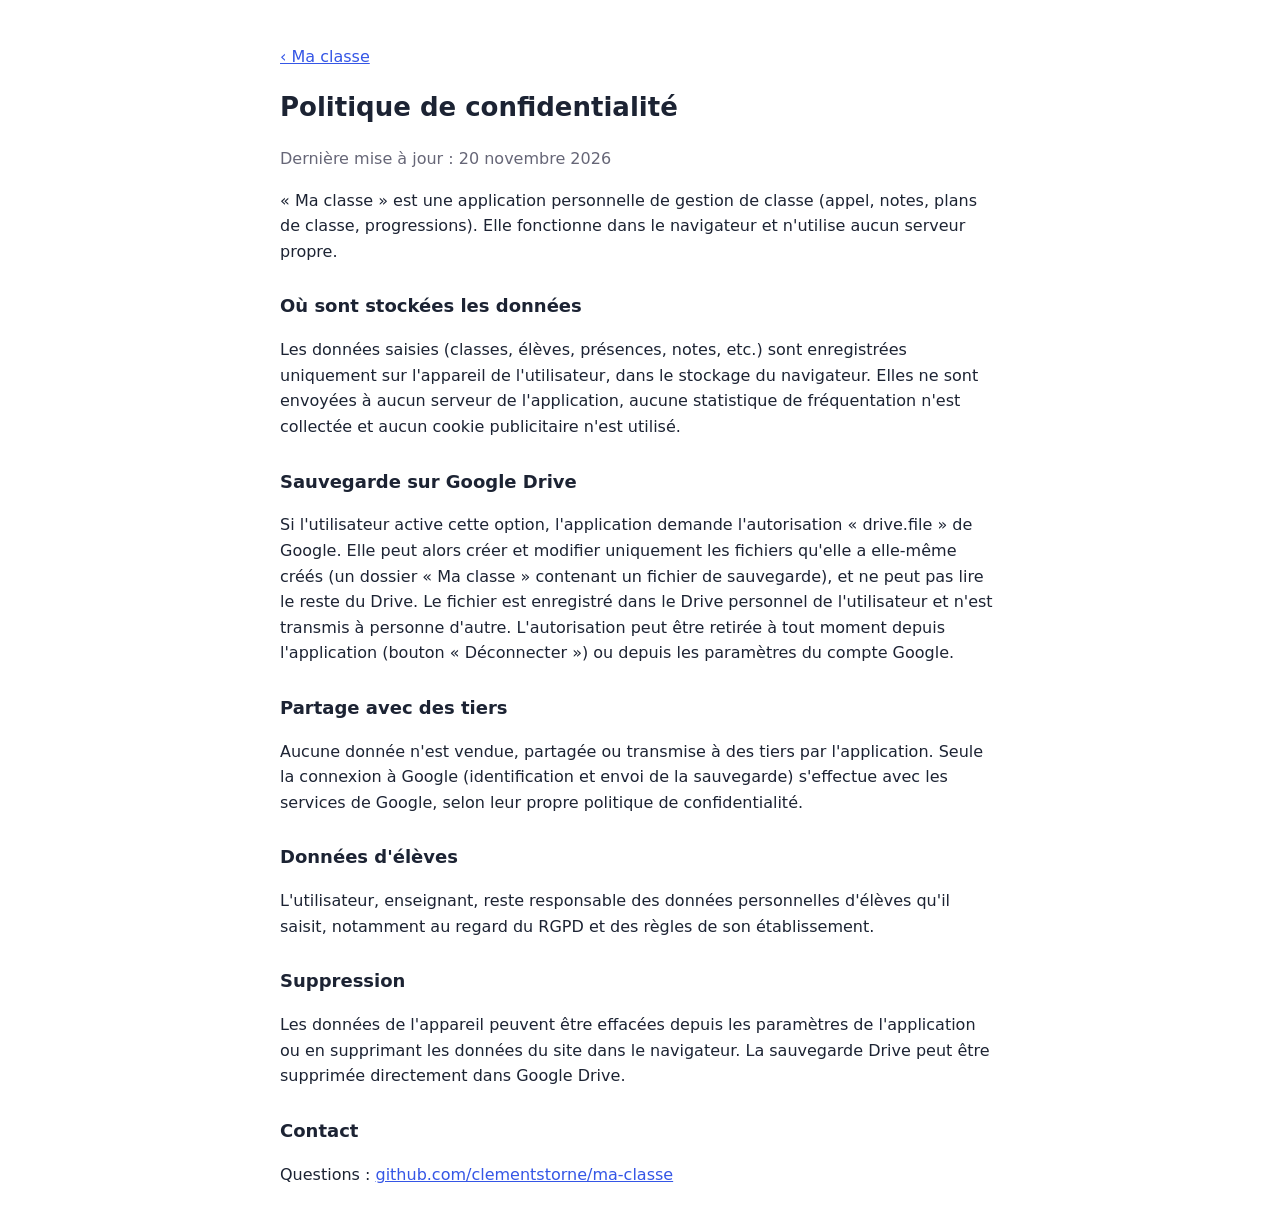
<file: confidentialite.html>
<!doctype html>
<html lang="fr"><head><meta charset="utf-8"><meta name="viewport" content="width=device-width,initial-scale=1">
<title>Politique de confidentialité – Ma classe</title>
<style>body{font:16px/1.6 -apple-system,system-ui,sans-serif;max-width:720px;margin:0 auto;padding:28px 20px;color:#1c2333}h1{font-size:26px}h2{font-size:18px;margin-top:28px}a{color:#3556e6}.m{color:#667}</style></head><body>
<p><a href="./">‹ Ma classe</a></p>
<h1>Politique de confidentialité</h1><p class="m">Dernière mise à jour : 20 novembre 2026</p>

<p>« Ma classe » est une application personnelle de gestion de classe (appel, notes, plans de classe, progressions). Elle fonctionne dans le navigateur et n'utilise aucun serveur propre.</p>
<h2>Où sont stockées les données</h2>
<p>Les données saisies (classes, élèves, présences, notes, etc.) sont enregistrées uniquement sur l'appareil de l'utilisateur, dans le stockage du navigateur. Elles ne sont envoyées à aucun serveur de l'application, aucune statistique de fréquentation n'est collectée et aucun cookie publicitaire n'est utilisé.</p>
<h2>Sauvegarde sur Google Drive</h2>
<p>Si l'utilisateur active cette option, l'application demande l'autorisation « drive.file » de Google. Elle peut alors créer et modifier uniquement les fichiers qu'elle a elle-même créés (un dossier « Ma classe » contenant un fichier de sauvegarde), et ne peut pas lire le reste du Drive. Le fichier est enregistré dans le Drive personnel de l'utilisateur et n'est transmis à personne d'autre. L'autorisation peut être retirée à tout moment depuis l'application (bouton « Déconnecter ») ou depuis les paramètres du compte Google.</p>
<h2>Partage avec des tiers</h2>
<p>Aucune donnée n'est vendue, partagée ou transmise à des tiers par l'application. Seule la connexion à Google (identification et envoi de la sauvegarde) s'effectue avec les services de Google, selon leur propre politique de confidentialité.</p>
<h2>Données d'élèves</h2>
<p>L'utilisateur, enseignant, reste responsable des données personnelles d'élèves qu'il saisit, notamment au regard du RGPD et des règles de son établissement.</p>
<h2>Suppression</h2>
<p>Les données de l'appareil peuvent être effacées depuis les paramètres de l'application ou en supprimant les données du site dans le navigateur. La sauvegarde Drive peut être supprimée directement dans Google Drive.</p>
<h2>Contact</h2>
<p>Questions : <a href="https://github.com/clementstorne/ma-classe">github.com/clementstorne/ma-classe</a></p>
</body></html>
</file>
<file: css/style.css>
:root{
  --bg:#f4f6fa; --card:#fff; --ink:#1b2433; --muted:#667388; --line:#e1e6ee; --soft:#eef1f7;
  --accent:#3558e6; --accent-ink:#fff; --accent-soft:#e8edff;
  --ok:#1f9d55; --ok-soft:#e3f6ea; --ko:#d64545; --ko-soft:#fde8e8; --warn:#d98200; --warn-soft:#fff1d9;
  --dev:#7a4de8; --dev-soft:#efe8ff; --mat:#0a8fa3; --mat-soft:#dff4f7;
  --radius:12px; --safe-t:env(safe-area-inset-top,0px); --safe-b:env(safe-area-inset-bottom,0px);
}
@media (prefers-color-scheme:dark){
  :root{--bg:#10151f;--card:#19202d;--ink:#e8edf6;--muted:#93a0b5;--line:#2a3345;--soft:#222b3b;--accent:#6f8cff;--accent-ink:#0b1020;--accent-soft:#232f57;
    --ok-soft:#173a29;--ko-soft:#4a2224;--warn-soft:#44341a;--dev-soft:#2f2650;--mat-soft:#173a40}
}
*{box-sizing:border-box;-webkit-tap-highlight-color:transparent}
html,body{margin:0;height:100%;background:var(--bg);color:var(--ink);font:15px/1.4 -apple-system,BlinkMacSystemFont,"Segoe UI",Roboto,sans-serif;overscroll-behavior:none}
body{-webkit-text-size-adjust:100%}
button{font:inherit;color:inherit;touch-action:manipulation}
input,select,textarea{font:inherit;color:inherit;max-width:100%}
h1,h2,h3{margin:0}
.app{display:flex;flex-direction:column;height:100vh;height:100dvh}
.topbar{display:flex;align-items:center;gap:6px;padding:calc(8px + var(--safe-t)) 14px 8px;background:var(--card);border-bottom:1px solid var(--line);flex:none}
.brand{font-weight:700;font-size:17px;margin-right:10px;color:var(--accent)}
.nav{display:flex;gap:4px}
.nav a{padding:9px 14px;border-radius:10px;color:var(--muted);text-decoration:none;font-weight:600}
.nav a.on{background:var(--accent-soft);color:var(--accent)}
.topbar .spacer{flex:1}
.main{flex:1;overflow:auto;padding:16px;-webkit-overflow-scrolling:touch}
.main.flush{padding:0}
.page{max-width:1180px;margin:0 auto}
.page-head{display:flex;align-items:center;gap:10px;flex-wrap:wrap;margin-bottom:14px}
.page-head h1{font-size:22px}
.page-head .sub{color:var(--muted)}
.grow{flex:1}
.btn{display:inline-flex;align-items:center;gap:6px;border:1px solid var(--line);background:var(--card);padding:10px 14px;border-radius:10px;cursor:pointer;font-weight:600;min-height:42px;white-space:nowrap}
.btn:active{transform:scale(.98)}
.btn.primary{background:var(--accent);border-color:var(--accent);color:var(--accent-ink)}
.btn.danger{color:var(--ko);border-color:var(--ko-soft);background:var(--ko-soft)}
.btn.small{padding:6px 10px;min-height:34px;font-size:14px}
.btn.ghost{border-color:transparent;background:transparent}
.btn.on{background:var(--accent-soft);color:var(--accent);border-color:var(--accent-soft)}
.btn[disabled]{opacity:.5}
.card{background:var(--card);border:1px solid var(--line);border-radius:var(--radius);padding:14px}
.muted{color:var(--muted)} .small{font-size:13px}
.row{display:flex;gap:10px;align-items:center;flex-wrap:wrap}
.col{display:flex;flex-direction:column;gap:10px}
.field{display:flex;flex-direction:column;gap:4px;min-width:0}
.field>span{font-size:13px;color:var(--muted);font-weight:600}
.field input,.field select,.field textarea,.inp{border:1px solid var(--line);background:var(--card);border-radius:10px;padding:10px 12px;min-height:42px;width:100%}
textarea.inp,.field textarea{min-height:70px}
.chip{display:inline-flex;align-items:center;gap:4px;padding:2px 9px;border-radius:99px;background:var(--soft);font-size:12.5px;font-weight:600}
.chip.amen{background:var(--warn-soft);color:var(--warn)}
.chip.dev{background:var(--dev-soft);color:var(--dev)} .chip.mat{background:var(--mat-soft);color:var(--mat)}
.tabs{display:flex;gap:4px;border-bottom:1px solid var(--line);margin-bottom:14px;overflow-x:auto}
.tabs a{padding:10px 14px;text-decoration:none;color:var(--muted);font-weight:600;border-bottom:3px solid transparent;white-space:nowrap}
.tabs a.on{color:var(--accent);border-color:var(--accent)}
.banner{background:var(--accent-soft);border:1px solid var(--accent);border-radius:var(--radius);padding:12px 14px;display:flex;gap:12px;align-items:center;flex-wrap:wrap;margin-bottom:14px}
.empty{text-align:center;padding:40px 16px;color:var(--muted)}
.empty h2{color:var(--ink);margin-bottom:6px}

/* avatar */
.avatar{border-radius:50%;background:var(--accent-soft);color:var(--accent);display:inline-flex;align-items:center;justify-content:center;font-weight:700;overflow:hidden;flex:none;object-fit:cover;text-transform:uppercase}

/* modal */
.overlay{position:fixed;inset:0;background:rgba(10,15,30,.45);display:flex;align-items:center;justify-content:center;z-index:50;padding:16px}
.modal{background:var(--card);border-radius:16px;max-width:560px;width:100%;max-height:calc(100dvh - 32px);display:flex;flex-direction:column;box-shadow:0 20px 60px rgba(0,0,0,.3)}
.modal.wide{max-width:900px}
.modal-head{display:flex;align-items:center;padding:14px 16px;border-bottom:1px solid var(--line);gap:8px}
.modal-head h2{font-size:18px;flex:1}
.modal-body{padding:16px;overflow:auto;display:flex;flex-direction:column;gap:12px}
.modal-foot{padding:12px 16px;border-top:1px solid var(--line);display:flex;gap:8px;justify-content:flex-end;flex-wrap:wrap}

/* cartes de listes */
.cards{display:grid;grid-template-columns:repeat(auto-fill,minmax(220px,1fr));gap:12px}
.class-card{display:flex;flex-direction:column;gap:6px;text-decoration:none;color:inherit;border-left:6px solid var(--c,var(--accent))}
.class-card b{font-size:20px}
.list{display:flex;flex-direction:column;background:var(--card);border:1px solid var(--line);border-radius:var(--radius);overflow:hidden}
.list>.item{display:flex;align-items:center;gap:12px;padding:10px 14px;border-bottom:1px solid var(--line);cursor:pointer;min-height:56px}
.list>.item:last-child{border-bottom:0}
.list>.item:active{background:var(--soft)}

/* emploi du temps */
.week{display:grid;grid-template-columns:48px repeat(var(--nd,5),1fr);gap:0;background:var(--card);border:1px solid var(--line);border-radius:var(--radius);overflow:hidden}
.week .dh{padding:8px;text-align:center;font-weight:700;border-bottom:1px solid var(--line);background:var(--card);position:sticky;top:0;z-index:3}
.week .dh small{display:block;font-weight:500;color:var(--muted)}
.week .dh.today{color:var(--accent);background:var(--accent-soft)}
.week .gut{position:relative;border-right:1px solid var(--line)}
.week .gut span{position:absolute;right:6px;font-size:11px;color:var(--muted);transform:translateY(-50%)}
.week .dc{position:relative;border-left:1px solid var(--line)}
.week .dc.today{background:color-mix(in srgb,var(--accent-soft) 40%,transparent)}
.week .hl{position:absolute;left:0;right:0;border-top:1px solid var(--line);pointer-events:none}
.week .now{position:absolute;left:0;right:0;border-top:2px solid var(--ko);z-index:2;pointer-events:none}
.slot{position:absolute;left:3px;right:3px;border-radius:9px;padding:5px 8px;color:#fff;overflow:hidden;cursor:pointer;display:flex;flex-direction:column;gap:1px;box-shadow:0 1px 3px rgba(0,0,0,.2);border:0;text-align:left;font-size:13px}
.slot b{font-size:15px}
.slot .tag{position:absolute;bottom:4px;right:6px;font-size:12px;background:rgba(255,255,255,.25);padding:0 6px;border-radius:99px}
.week.edit .dc{cursor:copy}

/* élèves & suivi */
.roster .item .nm{flex:1;min-width:0}
.roster .item .nm b{font-weight:700}
.table-wrap{overflow:auto;background:var(--card);border:1px solid var(--line);border-radius:var(--radius)}
table.t{border-collapse:collapse;width:100%}
table.t th,table.t td{padding:9px 12px;border-bottom:1px solid var(--line);text-align:center;white-space:nowrap}
table.t th{background:var(--soft);font-size:13px;color:var(--muted);position:sticky;top:0;z-index:1;cursor:pointer}
table.t td:first-child,table.t th:first-child{text-align:left}
table.t tr.clk{cursor:pointer}
table.t tr.clk:active{background:var(--soft)}
.hot{background:var(--ko-soft);color:var(--ko);font-weight:700}
.warm{background:var(--warn-soft);color:var(--warn);font-weight:700}

/* appel */
.counters{display:flex;gap:8px;flex-wrap:wrap}
.counter{padding:6px 12px;border-radius:99px;font-weight:700;background:var(--soft)}
.counter.p{background:var(--ok-soft);color:var(--ok)} .counter.a{background:var(--ko-soft);color:var(--ko)} .counter.r{background:var(--warn-soft);color:var(--warn)}
.appel-grid{display:grid;grid-template-columns:repeat(auto-fill,minmax(300px,1fr));gap:10px}
.stu{display:flex;align-items:center;gap:10px;background:var(--card);border:2px solid var(--line);border-radius:var(--radius);padding:8px 10px}
.stu.A{border-color:var(--ko);background:var(--ko-soft)} .stu.R{border-color:var(--warn);background:var(--warn-soft)}
.stu .who{flex:1;min-width:0;cursor:pointer}
.stu .who b{display:block;line-height:1.15;word-break:break-word}
.stu .ctl{display:flex;gap:4px;align-items:center;flex-wrap:wrap;justify-content:flex-end}
.seg{display:inline-flex;border:1px solid var(--line);border-radius:10px;overflow:hidden;background:var(--card)}
.seg button{border:0;background:transparent;padding:0 8px;min-height:40px;min-width:36px;font-weight:700;cursor:pointer;border-right:1px solid var(--line)}
.seg button:last-child{border-right:0}
.seg button.on.P{background:var(--ok);color:#fff} .seg button.on.A{background:var(--ko);color:#fff} .seg button.on.R{background:var(--warn);color:#fff}
.tg{border:1px solid var(--line);background:var(--card);border-radius:10px;min-height:40px;min-width:38px;cursor:pointer;font-size:17px;padding:0 6px}
.tg.on.dev{background:var(--dev);border-color:var(--dev)} .tg.on.mat{background:var(--mat);border-color:var(--mat)}
.tg.on{filter:none;color:#fff}
.stu .flags{font-size:15px}

/* plan de classe */
.plan-layout{display:flex;gap:12px;align-items:flex-start}
.bench{width:210px;flex:none;background:var(--card);border:1px solid var(--line);border-radius:var(--radius);padding:8px;max-height:calc(100dvh - 190px);overflow:auto}
.bench h3{font-size:13px;color:var(--muted);padding:4px 6px}
.bench .chipst{display:flex;align-items:center;gap:8px;padding:6px;border-radius:10px;border:2px solid transparent;touch-action:pan-y;user-select:none;-webkit-user-select:none;cursor:grab}
.bench .chipst.sel{border-color:var(--accent);background:var(--accent-soft)}
.bench.hot{outline:3px dashed var(--accent)}
.plan-wrap{flex:1;min-width:0;position:relative}
.plan-room{position:absolute;left:0;top:0;transform-origin:0 0;background:var(--card);border:1px solid var(--line);border-radius:14px;background-image:radial-gradient(var(--line) 1px,transparent 1px);background-size:20px 20px;overflow:hidden}
.seat{position:absolute;border:2px solid var(--line);border-radius:12px;background:var(--card);display:flex;align-items:center;gap:8px;padding:6px 8px;touch-action:none;user-select:none;-webkit-user-select:none;cursor:grab;overflow:hidden}
.seat.empty{border-style:dashed;color:var(--muted);justify-content:center;font-size:13px;background:transparent}
.seat.sel{border-color:var(--accent);box-shadow:0 0 0 4px var(--accent-soft)}
.seat.A{border-color:var(--ko);background:var(--ko-soft)} .seat.R{border-color:var(--warn);background:var(--warn-soft)}
.seat.drop-hot,.drop-hot{outline:4px solid var(--accent);outline-offset:-2px}
.seat:not(.label):not(.empty):not(.tpl){flex-direction:column;align-items:stretch;gap:4px;padding:4px}
.seat .ph{flex:1;min-height:0;border-radius:8px;overflow:hidden;background:var(--accent-soft);color:var(--accent);display:flex;align-items:center;justify-content:center;font-weight:800;font-size:26px;text-transform:uppercase}
.seat .ph img{width:100%;height:100%;object-fit:cover;object-position:center 20%;display:block;pointer-events:none}
.seat .fn{flex:none;text-align:center;font-weight:700;font-size:15px;line-height:1.05;white-space:normal;word-break:keep-all}
.seat .nm{font-size:15px;line-height:1.15;min-width:0;flex:1;overflow:hidden}
.seat .nm b{display:block;font-size:14px;overflow:hidden;text-overflow:ellipsis;white-space:nowrap}
.seat .nm span{display:block;overflow:hidden;text-overflow:ellipsis;white-space:nowrap}
.seat .badge{position:absolute;top:2px;right:4px;font-size:15px}
.seat .amen{position:absolute;bottom:1px;right:4px;font-size:13px;color:var(--warn);font-weight:800}
.seat.label{background:var(--soft);border:2px solid var(--muted);color:var(--muted);font-weight:700;justify-content:center;font-size:20px;text-transform:uppercase;letter-spacing:.06em}
.seat.tpl{cursor:move}
.drag-ghost{position:fixed;z-index:200;pointer-events:none;transform:translate(-50%,-120%);background:var(--accent);color:#fff;padding:8px 12px;border-radius:10px;font-weight:700;box-shadow:0 6px 18px rgba(0,0,0,.35)}

/* notes (grille) */
.eval-bar{display:flex;gap:8px;align-items:center;flex-wrap:wrap;margin-bottom:10px}
.gridwrap{overflow:auto;background:var(--card);border:1px solid var(--line);border-radius:var(--radius);max-height:calc(100dvh - 230px);-webkit-overflow-scrolling:touch}
table.g{border-collapse:separate;border-spacing:0;font-variant-numeric:tabular-nums;table-layout:fixed}
table.g th,table.g td{border-right:1px solid var(--line);border-bottom:1px solid var(--line);padding:0;text-align:center;min-width:0;height:42px;background:var(--card);white-space:nowrap;overflow:hidden;text-overflow:ellipsis}
table.g thead th{position:sticky;background:var(--soft);z-index:2;font-size:13px}
table.g thead tr:nth-child(1) th{top:0;height:34px}
table.g thead tr:nth-child(2) th{top:34px}
table.g .stk{position:sticky;left:0;z-index:3;text-align:left;padding:0 10px;overflow:hidden;text-overflow:ellipsis;background:var(--soft);font-weight:600}
table.g tbody .stk{background:var(--card)}
table.g td.q{cursor:pointer}
table.g td.q.sel{outline:3px solid var(--accent);outline-offset:-3px;background:var(--accent-soft)}
table.g td.q.x{background:repeating-linear-gradient(45deg,var(--soft),var(--soft) 5px,transparent 5px,transparent 10px);color:var(--muted)}
table.g td.q.dash{color:var(--muted)}
table.g td.q.blank{background:color-mix(in srgb,var(--warn-soft) 55%,var(--card))}
table.g td.q.full{color:var(--ok);font-weight:700} table.g td.q.zero{color:var(--ko)}
table.g td.tot,table.g th.tot{background:var(--soft);font-weight:700}
table.g td.lvl{font-weight:800}
.lv1{background:#fde8e8!important;color:#b52b2b} .lv2{background:#fff1d9!important;color:#b06a00} .lv3{background:#e6f4d9!important;color:#3d7d1a} .lv4{background:#d4f0e0!important;color:#15783f}
table.g tfoot td,table.g tfoot th{position:sticky;bottom:0;background:var(--soft);z-index:2;font-size:12.5px;color:var(--muted)}
.entry{position:fixed;left:0;right:0;bottom:0;z-index:20;background:var(--card);border-top:1px solid var(--line);padding:10px 14px calc(10px + var(--safe-b));box-shadow:0 -6px 20px rgba(0,0,0,.12);display:flex;gap:10px;align-items:center;flex-wrap:wrap}
.entry .who{min-width:180px;flex:1}
.entry .qk{display:flex;gap:6px;flex-wrap:wrap}
.entry .qk button{min-width:52px;min-height:46px;border-radius:10px;border:1px solid var(--line);background:var(--card);font-weight:700;font-size:16px;cursor:pointer}
.entry .qk button.pri{background:var(--accent);color:#fff;border-color:var(--accent)}
.entry input{width:90px;min-height:46px;border:1px solid var(--line);border-radius:10px;padding:0 10px;text-align:center;font-size:17px;background:var(--card)}
.entry input.bad{border-color:var(--ko);background:var(--ko-soft)}
.pad-space{height:150px}
.lvl-badge{display:inline-block;min-width:26px;padding:2px 6px;border-radius:8px;font-weight:800}
.comp-chips{display:flex;gap:4px;flex-wrap:wrap}
.comp-chips button{border:1px solid var(--line);background:var(--card);border-radius:99px;padding:3px 9px;font-size:12.5px;cursor:pointer}
.comp-chips button.on{background:var(--accent);color:#fff;border-color:var(--accent)}
.qrow{display:grid;grid-template-columns:90px 80px 1fr 40px;gap:8px;align-items:center}
.exbox{border:1px solid var(--line);border-radius:12px;padding:10px;display:flex;flex-direction:column;gap:8px}
@media (max-width:760px){
  .plan-layout{flex-direction:column}.bench{width:100%;max-height:200px;order:2}
  .qrow{grid-template-columns:70px 70px 1fr 36px}
  .topbar .brand{display:none}
}
.hint{font-size:13px;color:var(--muted)}
.sheet-photo{display:flex;gap:14px;align-items:center}
.ev-list .dot{width:8px;height:8px;border-radius:50%;background:var(--muted);flex:none}
hr.sep{border:0;border-top:1px solid var(--line);margin:6px 0;width:100%}
.toast{position:fixed;left:50%;bottom:calc(24px + var(--safe-b));transform:translateX(-50%);background:#1b2433;color:#fff;padding:10px 16px;border-radius:12px;z-index:300;box-shadow:0 6px 20px rgba(0,0,0,.3)}

.week .gut span:first-child{transform:none}

a.btn{text-decoration:none;color:inherit}a.btn.primary{color:var(--accent-ink)}

.swatches{display:flex;gap:8px;flex-wrap:wrap}
.swatch{width:38px;height:38px;border-radius:50%;border:3px solid var(--card);box-shadow:0 0 0 1px var(--line);cursor:pointer;padding:0;position:relative;display:inline-flex;align-items:center;justify-content:center;font-weight:700;color:var(--muted);background:var(--soft)}
.swatch.on{box-shadow:0 0 0 3px var(--ink)}
.swatch.custom input{position:absolute;inset:0;opacity:0;width:100%;height:100%;cursor:pointer}
.dot{width:18px;height:18px;border-radius:50%;flex:none;display:inline-block}

input.inp.bad{border-color:var(--ko);background:var(--ko-soft)}
.slot.cancelled{opacity:.45;background-image:repeating-linear-gradient(135deg,rgba(255,255,255,.35) 0 6px,transparent 6px 12px)!important}
.slot .note{font-weight:600;opacity:.9;text-decoration:none;display:inline-block}
.slot.cancelled{color:var(--ink)!important}

.week .dh small.hol{color:var(--warn);font-weight:600;font-size:11px;line-height:1.2}
.week .dc.off{background:repeating-linear-gradient(135deg,transparent 0 8px,color-mix(in srgb,var(--muted) 12%,transparent) 8px 16px)}

.plan-room.hasbg{background-repeat:no-repeat}
.plan-room.hasbg .seat.empty{background:rgba(255,255,255,.6)}
.plan-room.hasbg .seat.label{background:rgba(255,255,255,.8)}

table.bilan{border-collapse:separate;border-spacing:0;width:100%}
table.bilan th,table.bilan td{border-bottom:1px solid var(--line);padding:6px 10px;text-align:center;background:var(--card)}
table.bilan thead th{position:sticky;top:0;background:var(--soft);z-index:2;font-size:13px}
table.bilan .stk{text-align:left;font-weight:600;position:sticky;left:0;z-index:1;min-width:110px}
table.bilan thead .stk{z-index:3;background:var(--soft)}
.lvc{display:inline-flex;align-items:center;justify-content:center;width:32px;height:32px;border-radius:50%;font-style:normal;font-weight:800;font-size:16px}
.lvc.lv-1{background:rgb(228,52,38);color:#fff} .lvc.lv-2{background:rgb(249,219,74);color:#3b3000} .lvc.lv-3{background:rgb(102,182,93);color:#0f2b0b} .lvc.lv-4{background:rgb(55,126,34);color:#fff}
.bilan-legend{display:flex;gap:8px;margin-bottom:8px}

.cellin{width:100%;height:100%;min-height:40px;border:0;background:transparent;text-align:center;font:inherit;font-weight:600;font-size:15px;color:var(--ink);padding:0;border-radius:0}
.cellin:focus{outline:3px solid var(--accent);outline-offset:-3px;background:var(--accent-soft)}
.cellin.bad{background:var(--ko-soft)}

table.g td.q.absent{background:repeating-linear-gradient(135deg,transparent 0 6px,rgba(120,130,150,.18) 6px 12px)}

.slot .wk{position:absolute;top:4px;right:5px;width:19px;height:19px;border-radius:5px;background:rgba(255,255,255,.95);color:#1b2333;font-style:normal;font-weight:800;font-size:12px;display:flex;align-items:center;justify-content:center;box-shadow:0 0 0 1px rgba(0,0,0,.12)}
.slot.cancelled .wk{background:var(--card)}

table.notes th.moy,table.notes td.moy{position:sticky;left:160px;z-index:2;background:color-mix(in srgb,var(--cc,var(--accent)) 24%,var(--card));color:var(--ink);font-weight:800;font-size:15px;border-right:3px solid var(--cc,var(--accent))}
table.notes thead th.moy{z-index:4;font-size:13px}
table.notes thead th.moy small{font-weight:600;color:var(--muted)}
table.notes tfoot td.moy{z-index:4;color:var(--ink)}
table.notes td.cw{position:relative}
table.notes .mxa{position:absolute;right:5px;top:50%;transform:translateY(-50%);line-height:1;font-size:10px;font-weight:500;color:var(--muted);pointer-events:none}
table.notes td.cw{padding-right:22px}

table.notes .mxa{color:color-mix(in srgb,var(--cc,var(--accent)) 70%,#000);font-weight:600}
table.notes td.ev{font-weight:600;font-size:15px;color:var(--ink)}
table.notes tbody tr:nth-child(even) td:not(.moy),table.notes tbody tr:nth-child(even) th.stk{background:color-mix(in srgb,var(--cc,var(--accent)) 8%,var(--card))}
table.notes tbody tr:nth-child(even) td.moy{background:color-mix(in srgb,var(--cc,var(--accent)) 32%,var(--card))}

.roster .stu{cursor:pointer}
.roster .stu:active{background:var(--soft)}
.roster .stu .nm{flex:1;min-width:0}
.roster .stu .nm b{font-weight:700}
.item>.btn.danger{margin-left:auto}
.brand{display:flex;align-items:center;gap:8px}
.brand .logo{width:28px;height:28px;border-radius:7px}
.nav a{display:inline-flex;align-items:center;gap:7px}
.nav .ico{flex:none}
.main.fit{overflow:hidden;display:flex;flex-direction:column}
.page.sched{display:flex;flex-direction:column;flex:1;min-height:0;width:100%;max-width:none}
.page.sched .page-head{flex:none;margin-bottom:10px}
.page.sched .wkl{font-weight:700;color:var(--ink);font-size:17px}
.weekbox{flex:1;min-height:0}
.weekbox .week{height:100%;overflow:hidden;align-content:start}
.app{overflow:hidden}
#app{height:100vh;height:100dvh;overflow:hidden}
.slot:has(.dsb) b{padding-right:22px;display:block}
.tg.on.abs{background:var(--ko);border-color:var(--ko)} .tg.on.ret{background:var(--warn);border-color:var(--warn)}
.tg.on.abs{background:var(--ko-soft);border-color:var(--ko);border-width:2px} .tg.on.ret{background:var(--warn-soft);border-color:var(--warn);border-width:2px}
.etab-cols{display:grid;grid-template-columns:repeat(auto-fit,minmax(240px,1fr));gap:18px;align-items:start}
.etab-col{display:flex;flex-direction:column;gap:10px}
.etab-col h3{margin:0 0 2px;padding-bottom:6px;border-bottom:2px solid var(--line)}
.etab-col .class-card{width:auto}
.tabs{gap:12px}
.tabs a{display:inline-flex;align-items:center;gap:8px;padding:10px 18px}
.h-ico{display:flex;align-items:center;gap:10px}
.btn .ico{flex:none}
table.g.suivi tr.clk{cursor:pointer}
table.g.suivi tbody tr:hover td:not(.hot):not(.warm),table.g.suivi tbody tr:hover th.stk{background:color-mix(in srgb,var(--accent) 12%,var(--card))}
table.g.suivi tfoot td,table.g.suivi tfoot th{font-weight:700;color:var(--ink);font-size:14px}
table.g.suivi td.hot{background:var(--ko-soft)} table.g.suivi td.warm{background:var(--warn-soft)}
.plan-cards{display:grid;grid-template-columns:repeat(auto-fill,minmax(280px,1fr));gap:14px}
.plan-card{cursor:pointer;padding:12px}
.plan-card:hover{border-color:var(--accent)}
.plan-thumb{position:relative;width:100%;background:var(--soft);border:1px solid var(--line);border-radius:8px;overflow:hidden;container-type:inline-size}
.plan-thumb .pt{position:absolute;border-radius:2px;box-sizing:border-box}
.plan-thumb .pt.off{border:1px solid color-mix(in srgb,var(--muted) 55%,transparent);background:color-mix(in srgb,var(--card) 70%,transparent)}
.plan-thumb .pt.on{background:color-mix(in srgb,var(--accent) 65%,var(--card));border:1px solid var(--accent)}
.plan-thumb .pt.lb{display:flex;align-items:center;justify-content:center;font-size:3.2cqw;font-weight:700;color:var(--muted);text-transform:uppercase;border:1px solid var(--muted);background:color-mix(in srgb,var(--card) 80%,transparent)}
.page.fitcol{display:flex;flex-direction:column;flex:1;min-height:0;width:100%}
.page.fitcol>*{flex:none}
.page.fitcol>.gridwrap{flex:1 1 auto;min-height:0;max-height:none}
table.g.suivi .stk{left:auto}
.tabs.eq a{flex:1 1 0;justify-content:center}
table.g thead th.stk{z-index:6}
table.notes thead tr:nth-child(2) th{top:var(--h1,58px)}
/* progressions */
.calwrap{flex:1;min-height:0;overflow:auto;background:var(--card);border:1px solid var(--line);border-radius:var(--radius);-webkit-overflow-scrolling:touch}
.page:not(.fitcol) .calwrap{max-height:none}
.cal{display:grid;grid-auto-rows:4px;grid-template-rows:42px;position:relative;min-width:0}
.cal .ch{position:sticky;top:0;z-index:6;background:var(--soft);border-bottom:1px solid var(--line);border-left:1px solid var(--line);display:flex;align-items:center;justify-content:center;gap:6px;font-weight:700}
.cal .ch-w{border-left:0;justify-content:flex-start;padding-left:12px;color:var(--muted);font-size:13px}
.cal .cw{padding:4px 10px;font-size:12.5px;color:var(--muted);border-bottom:1px solid var(--line);background:var(--card);position:sticky;left:0;z-index:3}
.cal .cab{display:flex;align-items:center;justify-content:center;font-weight:800;font-size:12px;color:var(--muted);border-bottom:1px solid var(--line);border-left:1px solid var(--line);background:var(--card);position:sticky;left:0;z-index:3}
.cal .cbg{border-bottom:1px solid var(--line)}
.cal .cbg.now,.cal .cw.cal-now,.cal .cab.cal-now2{background:var(--accent-soft)}
.cal .cw.cal-now{color:var(--accent);font-weight:700}
.cal .cvac{z-index:2;background:repeating-linear-gradient(135deg,var(--soft) 0 8px,color-mix(in srgb,var(--muted) 14%,var(--soft)) 8px 16px);display:flex;align-items:center;justify-content:center;color:var(--muted);font-weight:600;font-size:13px;border-bottom:1px solid var(--line)}
.cal .cblock{z-index:1;margin:2px 4px;border-radius:9px;padding:5px 9px;display:flex;flex-direction:column;gap:1px;overflow:hidden;box-shadow:0 1px 3px rgba(0,0,0,.18);min-height:0}
.cal .cblock b{font-size:13.5px;line-height:1.2}
.cal .cblock small{opacity:.9;font-size:11px}
.cps{display:flex;gap:4px;flex-wrap:wrap;align-items:center;margin-top:auto}
.cp{border:2px solid var(--cc);background:#fff;color:#1b2333;border-radius:99px;padding:0 8px;font-size:11.5px;font-weight:700;min-height:22px;line-height:18px;cursor:default;display:inline-block}
.cp.doing{background:color-mix(in srgb,var(--cc) 35%,#fff)}
.cp.done{background:var(--cc);color:#fff}
.cp.late{box-shadow:0 0 0 2px var(--ko)}
.chrow{display:flex;gap:8px;align-items:center;flex-wrap:wrap}
.chrow .chn{width:22px;text-align:right}
.chrow .grow{min-width:180px}
.page.fitcol>.calwrap{flex:1 1 auto;min-height:0}
.chscroll{flex:1 1 auto;min-height:0;overflow:auto;-webkit-overflow-scrolling:touch;align-content:start;padding-bottom:4px}
.page.fitcol>.chscroll{flex:1 1 auto;min-height:0}
.chsel{display:flex;gap:6px;align-items:center;flex-wrap:wrap}
.cal .cblock.planned{opacity:.62}
.cal .cblock.short{display:grid;grid-template-columns:1fr auto;grid-template-areas:"s c" "t c";align-content:center;column-gap:6px}
.cal .cblock.short small{grid-area:s}.cal .cblock.short b{grid-area:t;white-space:nowrap;overflow:hidden;text-overflow:ellipsis}.cal .cblock.short .cps{grid-area:c;margin:0;align-self:center}
.cal .cblock.ct{border-top-left-radius:0;border-top-right-radius:0;margin-top:0}
.cal .cblock.cb{border-bottom-left-radius:0;border-bottom-right-radius:0;margin-bottom:0}
.cp{cursor:pointer}
.cal .cps{justify-content:flex-end;margin-left:auto;align-self:flex-end}
.cal .cblock.cont{justify-content:flex-end}
.cal .cw{line-height:1.25;display:flex;flex-direction:column;justify-content:center}
.list>.item.chrow{display:grid;grid-template-columns:22px minmax(160px,1fr) 215px 112px var(--chw,170px) 34px 34px 100px;gap:8px;align-items:center}
.chrow .grow{min-width:0}
.chrow .cps{margin:0;justify-content:flex-start}
.chrow .inp{width:100%}
.list>.item.chrow>.btn.danger{margin-left:0}
.cal .cw{flex-direction:row;align-items:center;gap:8px}.cal .cw .wn{min-width:22px;text-align:right;font-weight:700;color:var(--text-primary);font-size:13px}
.cal .cblock.tiny{padding:0 8px;flex-direction:row;align-items:center;display:flex;gap:6px}.cal .cblock.tiny small,.cal .cblock.tiny b{display:none}.cal .cblock.tiny .cps{margin:0 0 0 auto}
.cal .cw span:last-child{white-space:nowrap}
.cal .cn{position:sticky;left:0;z-index:3;background:var(--card);border-bottom:1px solid var(--line);display:flex;align-items:center;justify-content:center;font-weight:700;font-size:13px;color:var(--text-primary)}
.cal .cn.cal-now{background:var(--accent-soft);color:var(--accent)}
.cal .cw .wn{display:none}
.cal .cw{flex-direction:column;align-items:flex-start;gap:0}
.slot .dsb{position:absolute;top:4px;right:5px;font-size:11px;font-weight:800;letter-spacing:.3px;background:rgba(255,255,255,.9);color:#1b2333;padding:0 6px;border-radius:99px}
.seg.eq{display:inline-grid;grid-auto-flow:column;grid-auto-columns:1fr}.seg.eq button{padding:0 18px}

.print-area{display:none}
@media print{
  @page{size:A4 portrait;margin:0}
  html,body,#app,.app,.main,.main.fit{height:auto!important;overflow:visible!important;display:block!important;background:#fff!important}
  .topbar,.page>*:not(.print-area){display:none!important}
  .main{padding:0!important}
  .page{display:block!important}
  .print-area{display:block}
  .print-area *{-webkit-print-color-adjust:exact;print-color-adjust:exact}
  .print-page{break-after:page;page-break-after:always}
  .print-page:last-child{break-after:auto;page-break-after:auto}
  .print-page h2{font-size:14px;margin:0 0 6px;color:#1b2333}
  .print-area .calwrap{overflow:visible;border:1px solid #ccd;border-radius:0;height:auto}
  .print-area .cal{grid-auto-rows:3px;min-width:0}
  .print-area .cal>*{position:static!important}
  .print-area .cblock{box-shadow:none}
  .print-area .cblock.planned{opacity:.6}
  .print-area .cp{cursor:default}
}
@media print{.print-area .cps{display:none!important}}
@media print{#app>p{display:none!important}}

.cal .cbg{border-left:1px solid var(--line)}
@media print{
  .print-area{padding:10mm}
  .print-page h2{font-size:12px;margin:0 0 4px}
  .print-area .cal{grid-auto-rows:var(--rowpx,1px);grid-template-rows:22px}
  .print-area .ch{font-size:11px}
  .print-area .cn{font-size:9px}
  .print-area .cw{font-size:8.5px;padding:0 6px;line-height:1}
  .print-area .cw span{white-space:nowrap}
  .print-area .cblock{margin:0.5px 2px;padding:0 5px;border-radius:4px;flex-direction:row;align-items:center;justify-content:flex-start;line-height:1.05;display:flex}
  .print-area .cblock b{font-size:8.5px;font-weight:600}
  .print-area .cblock.short,.print-area .cblock.tiny{display:flex}
  .print-area .cvac{font-size:9px}
}
.mframe{flex:1;width:100%;border:0;background:#fff;min-height:0}

.eval-cards{display:grid;grid-template-columns:repeat(auto-fill,minmax(290px,1fr));gap:14px;align-items:start}
.eval-card{cursor:pointer;display:flex;flex-direction:column;gap:12px;padding:16px}
.eval-card:hover{border-color:var(--accent)}
.eval-head{display:flex;flex-direction:column;gap:2px}
.eval-head b{font-size:16px}
.eval-stats{display:grid;grid-template-columns:1.5fr 1fr 1fr 1fr;gap:8px}
.es{background:var(--soft);border-radius:10px;padding:8px 10px;display:flex;flex-direction:column;gap:1px}
.es span{font-size:11.5px;color:var(--muted);font-weight:600}
.es b{font-size:17px}
.es.main{background:var(--accent-soft)}.es.main b{font-size:22px;color:var(--accent)}
.es i{font-style:normal;font-size:12px;color:var(--muted)}
.eval-comps{display:flex;flex-direction:column;gap:7px}
.ec{display:grid;grid-template-columns:96px 1fr;align-items:center;gap:8px;font-size:12.5px;color:var(--muted)}
.ecbar{display:flex;height:10px;border-radius:99px;overflow:hidden;background:var(--line)}
.ecbar i{display:block;height:100%}
.ecbar .lv-1{background:rgb(228,52,38)}.ecbar .lv-2{background:rgb(249,219,74)}.ecbar .lv-3{background:rgb(102,182,93)}.ecbar .lv-4{background:rgb(55,126,34)}

.page.fitcol>.entry{position:static;flex:none;margin:10px -4px 0;border:1px solid var(--line);border-radius:14px;box-shadow:none}

.pgrp{display:flex;align-items:baseline;gap:10px;font-size:15px;margin:4px 0 10px}
.pgrp small{font-size:12.5px;color:var(--muted);font-weight:600}
table.g.notes th.pstart,table.g.notes td.pstart{border-left:3px solid var(--line-strong,#b9c1d1)}
</file>
